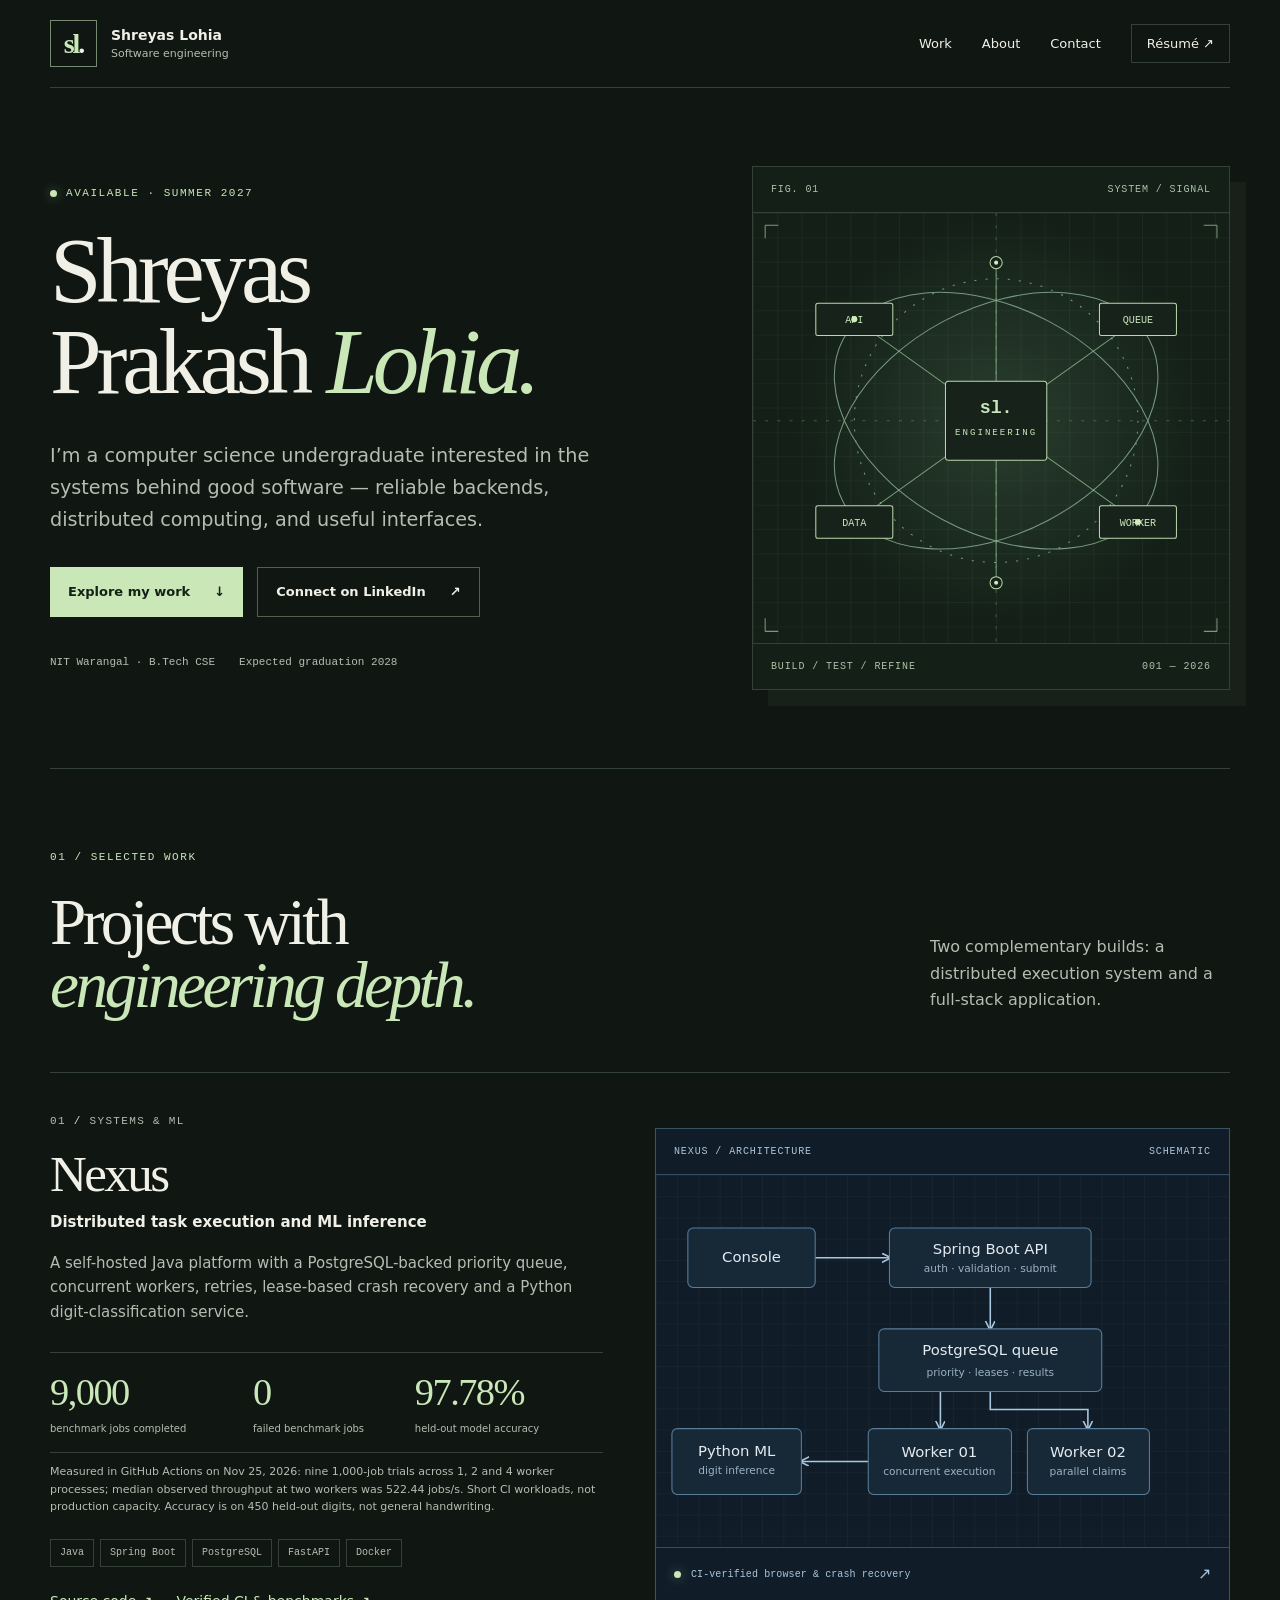
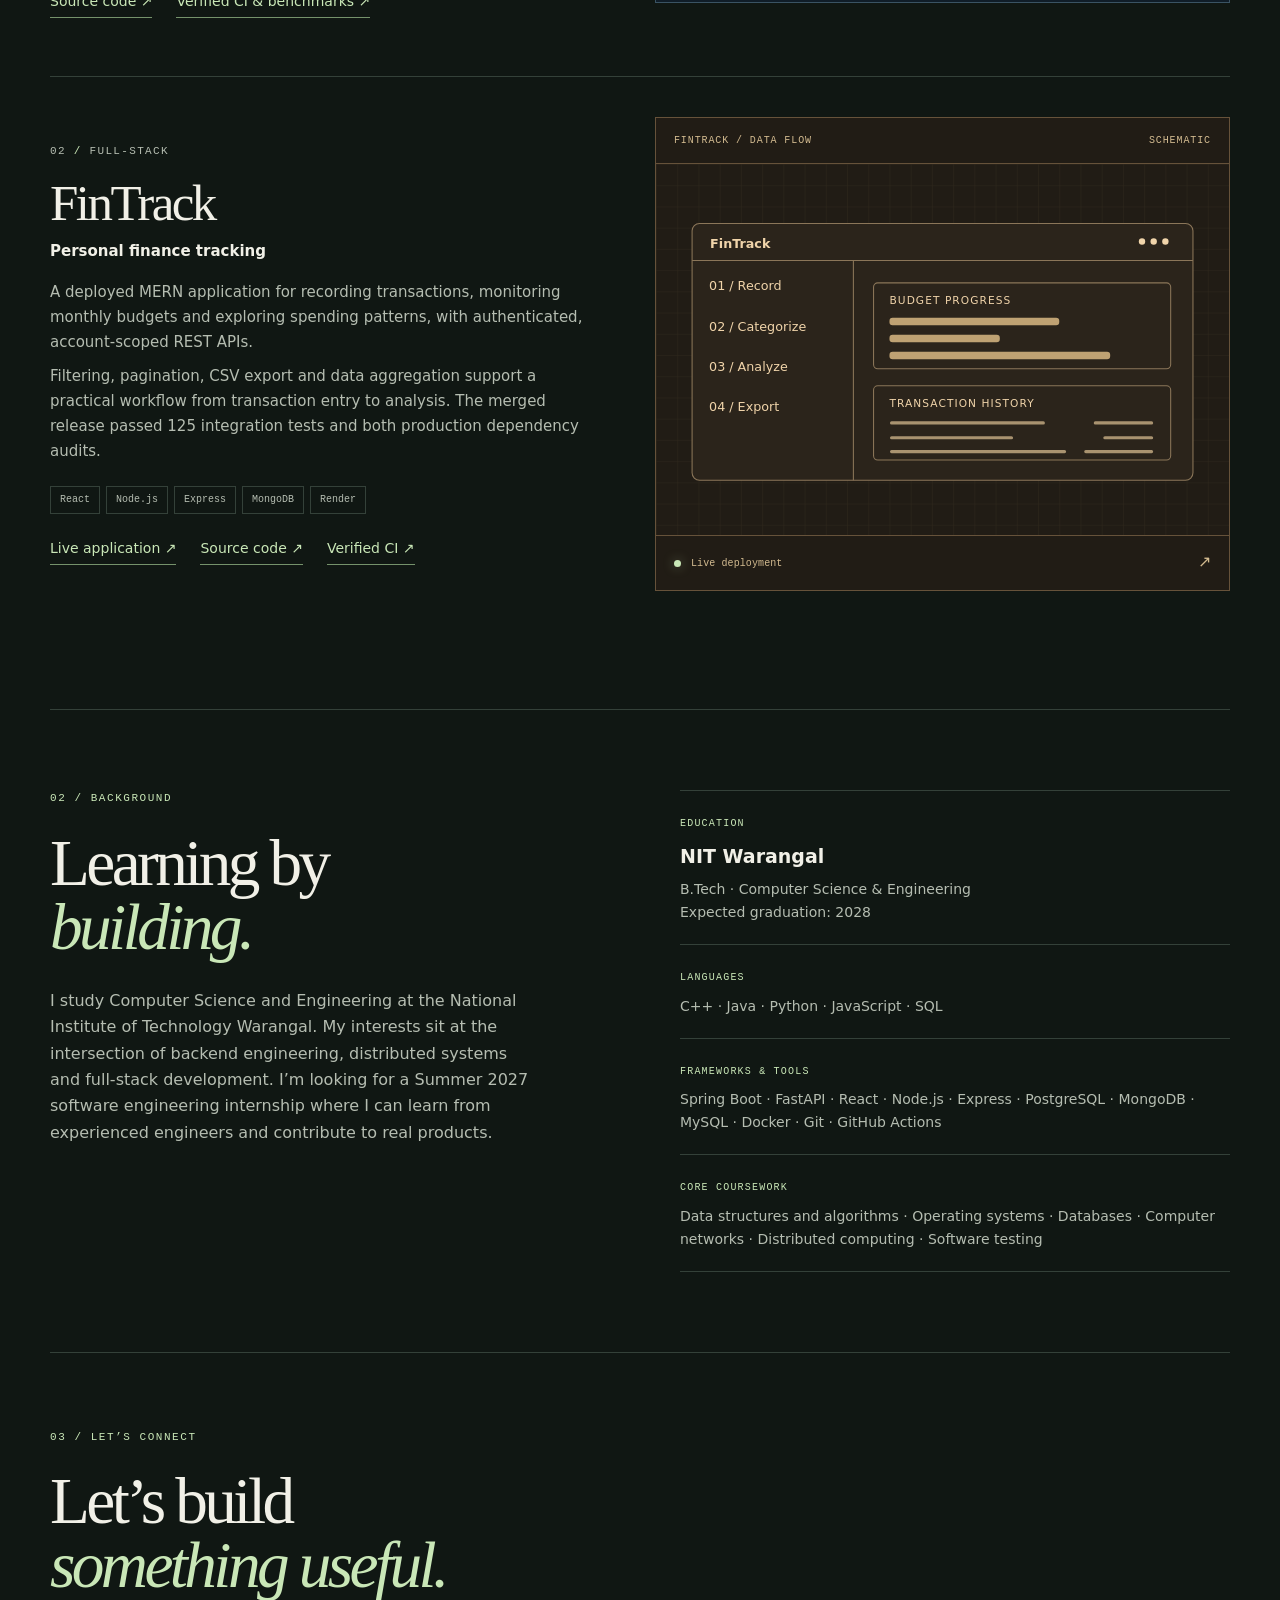
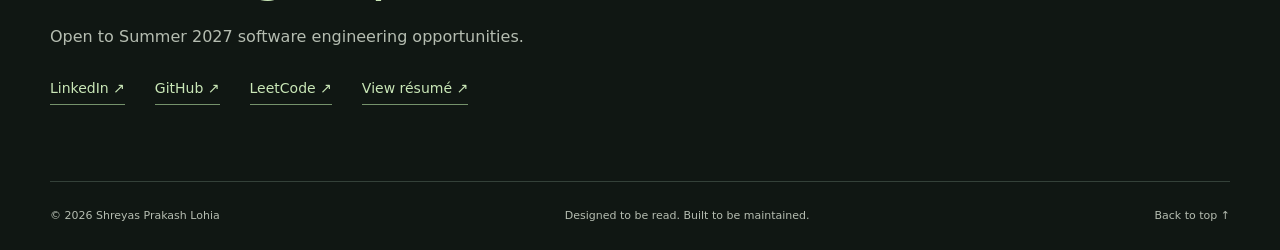
<file: public/index.html>
<!doctype html>
<html lang="en">
<head>
  <meta charset="utf-8">
  <meta name="viewport" content="width=device-width, initial-scale=1">
  <meta name="description" content="Shreyas Prakash Lohia — computer science undergraduate at NIT Warangal. Selected software engineering projects, systems and full-stack development.">
  <meta name="theme-color" content="#101713">
  <title>Shreyas Prakash Lohia — Software Engineering</title>
  <link rel="icon" href="mark.svg" type="image/svg+xml">
  <link rel="stylesheet" href="styles.css">
  <script defer src="site.js"></script>
</head>
<body>
  <a class="skip" href="#main">Skip to content</a>
  <header class="site-header">
    <a class="wordmark" href="#top" aria-label="Shreyas Lohia home"><span class="monogram">sl<span>.</span></span><span class="wordmark-text">Shreyas Lohia<small>Software engineering</small></span></a>
    <nav aria-label="Primary navigation">
      <a href="#work">Work</a><a href="#about">About</a><a href="#contact">Contact</a><a class="resume-link" href="resume.html">Résumé <span aria-hidden="true">↗</span></a>
    </nav>
  </header>
  <main id="main">
    <section class="hero shell" id="top" aria-labelledby="intro">
      <div class="hero-copy">
        <div class="kicker"><span class="availability-dot"></span> AVAILABLE · SUMMER 2027</div>
        <h1 id="intro">Shreyas<br>Prakash <em>Lohia.</em></h1>
        <p class="hero-sub">I’m a computer science undergraduate interested in the systems behind good software — reliable backends, distributed computing, and useful interfaces.</p>
        <div class="hero-actions"><a class="button primary" href="#work">Explore my work <span aria-hidden="true">↓</span></a><a class="button quiet" href="https://www.linkedin.com/in/shreyas-prakash-lohia/" target="_blank" rel="noopener noreferrer">Connect on LinkedIn <span aria-hidden="true">↗</span></a></div>
        <div class="hero-meta"><span>NIT Warangal · B.Tech CSE</span><span>Expected graduation 2028</span></div>
      </div>
      <div class="hero-art" aria-hidden="true">
        <div class="art-head"><span>FIG. 01</span><span>SYSTEM / SIGNAL</span></div>
        <svg viewBox="0 0 470 425" xmlns="http://www.w3.org/2000/svg">
          <defs><pattern id="grid" width="24" height="24" patternUnits="userSpaceOnUse"><path d="M24 0H0V24" stroke="#bccab4" stroke-opacity=".10" fill="none"/></pattern><radialGradient id="glow"><stop stop-color="#91cc96" stop-opacity=".18"/><stop offset="1" stop-color="#91cc96" stop-opacity="0"/></radialGradient></defs>
          <rect x="0" y="0" width="470" height="425" fill="url(#grid)"/><circle cx="245" cy="205" r="204" fill="url(#glow)"/>
          <g stroke="#779980" stroke-width="1" fill="none"><ellipse cx="240" cy="205" rx="171" ry="111" transform="rotate(-28 240 205)"/><ellipse cx="240" cy="205" rx="171" ry="111" transform="rotate(28 240 205)"/><circle cx="240" cy="205" r="140" stroke-dasharray="2 9"/><path d="M0 205H470M240 0V425" stroke-dasharray="3 9" opacity=".45"/><path d="M100 105L240 205 380 105M100 305L240 205 380 305M240 205L240 49M240 205V365" stroke="#a7d8a5" stroke-opacity=".64"/></g>
          <g fill="#16221a" stroke="#bad8ad"><rect x="190" y="166" width="100" height="78" rx="3"/><rect x="62" y="89" width="76" height="32" rx="2"/><rect x="342" y="89" width="76" height="32" rx="2"/><rect x="62" y="289" width="76" height="32" rx="2"/><rect x="342" y="289" width="76" height="32" rx="2"/><circle cx="240" cy="49" r="6"/><circle cx="240" cy="365" r="6"/></g>
          <g fill="#c9e7bb" text-anchor="middle" font-family="monospace" font-size="10"><text x="100" y="109">API</text><text x="380" y="109">QUEUE</text><text x="100" y="309">DATA</text><text x="380" y="309">WORKER</text><text x="240" y="197" font-size="18" font-weight="bold">sl.</text><text x="240" y="219" font-size="9" letter-spacing="2">ENGINEERING</text></g>
          <g fill="#d0edba"><circle class="signal" cx="100" cy="105" r="3"/><circle class="signal signal-delay" cx="380" cy="305" r="3"/><circle cx="240" cy="49" r="2"/><circle cx="240" cy="365" r="2"/></g>
          <g stroke="#c9e7bb" opacity=".6"><path d="M12 12h13M12 12v13M458 12h-13M458 12v13M12 413h13M12 413v-13M458 413h-13M458 413v-13"/></g>
        </svg>
        <div class="art-foot"><span>BUILD / TEST / REFINE</span><span>001 — 2026</span></div>
      </div>
    </section>

    <section id="work" class="shell work" aria-labelledby="work-title">
      <div class="section-heading"><div><p class="kicker">01 / SELECTED WORK</p><h2 id="work-title">Projects with<br><em>engineering depth.</em></h2></div><p>Two complementary builds: a distributed execution system and a full-stack application.</p></div>
      <article class="project reveal">
        <div class="project-copy">
          <div class="project-index">01 <span> / </span> SYSTEMS &amp; ML</div>
          <h3>Nexus</h3>
          <p class="project-lead">Distributed task execution and ML inference</p>
          <p>A self-hosted Java platform with a PostgreSQL-backed priority queue, concurrent workers, retries, lease-based crash recovery and a Python digit-classification service.</p>
          <div class="metrics"><div><strong>9,000</strong><span>benchmark jobs completed</span></div><div><strong>0</strong><span>failed benchmark jobs</span></div><div><strong>97.78%</strong><span>held-out model accuracy</span></div></div>
          <p class="evidence">Measured in GitHub Actions on Nov 25, 2026: nine 1,000-job trials across 1, 2 and 4 worker processes; median observed throughput at two workers was 522.44 jobs/s. Short CI workloads, not production capacity. Accuracy is on 450 held-out digits, not general handwriting.</p>
          <ul class="stack"><li>Java</li><li>Spring Boot</li><li>PostgreSQL</li><li>FastAPI</li><li>Docker</li></ul>
          <div class="project-links"><a href="https://github.com/ShreyasLohiaFR/Nexus-Distributed-Task-Execution-ML-Inference-Platform" target="_blank" rel="noopener noreferrer">Source code ↗</a><a href="https://github.com/ShreyasLohiaFR/Nexus-Distributed-Task-Execution-ML-Inference-Platform/actions/runs/45570285078" target="_blank" rel="noopener noreferrer">Verified CI &amp; benchmarks ↗</a></div>
        </div>
        <div class="project-visual nexus-visual" role="img" aria-label="Nexus architectural diagram. Browser and API submit to PostgreSQL queue; concurrent workers claim jobs; a Python service handles digit inference.">
          <div class="visual-top"><span>NEXUS / ARCHITECTURE</span><span>SCHEMATIC</span></div>
          <svg viewBox="0 0 540 350" xmlns="http://www.w3.org/2000/svg" aria-hidden="true">
            <defs><marker id="arrow" markerWidth="7" markerHeight="7" refX="5" refY="3" orient="auto"><path d="M0 0L6 3 0 6" fill="none" stroke="#a9c7df"/></marker><pattern id="nxgrid" width="20" height="20" patternUnits="userSpaceOnUse"><path d="M20 0H0V20" stroke="#a9c7df" opacity=".08" fill="none"/></pattern></defs>
            <rect width="540" height="350" fill="url(#nxgrid)"/>
            <g stroke="#a9c7df" stroke-width="1.5" fill="none" marker-end="url(#arrow)"><path d="M150 78H220"/><path d="M315 106V145"/><path d="M268 204V239"/><path d="M315 204V221H407V239"/><path d="M200 270H137"/></g>
            <g fill="#172837" stroke="#597c99"><rect x="30" y="50" width="120" height="56" rx="5"/><rect x="220" y="50" width="190" height="56" rx="5"/><rect x="210" y="145" width="210" height="59" rx="5"/><rect x="200" y="239" width="135" height="62" rx="5"/><rect x="350" y="239" width="115" height="62" rx="5"/><rect x="15" y="239" width="122" height="62" rx="5"/></g>
            <g fill="#e3eaf0" text-anchor="middle" font-family="system-ui,sans-serif" font-size="14"><text x="90" y="82">Console</text><text x="315" y="74">Spring Boot API</text><text x="315" y="91" fill="#9bb3c4" font-size="10">auth · validation · submit</text><text x="315" y="170">PostgreSQL queue</text><text x="315" y="189" font-size="10" fill="#9bb3c4">priority · leases · results</text><text x="267" y="266">Worker 01</text><text x="267" y="283" fill="#9bb3c4" font-size="10">concurrent execution</text><text x="407" y="266">Worker 02</text><text x="407" y="283" fill="#9bb3c4" font-size="10">parallel claims</text><text x="76" y="265">Python ML</text><text x="76" y="282" font-size="10" fill="#9bb3c4">digit inference</text></g>
          </svg>
          <div class="visual-bottom"><span class="tiny-dot"></span> CI-verified browser &amp; crash recovery <a href="https://github.com/ShreyasLohiaFR/Nexus-Distributed-Task-Execution-ML-Inference-Platform/actions/runs/45570285078" aria-label="Open Nexus verification" target="_blank" rel="noopener noreferrer">↗</a></div>
        </div>
      </article>
      <article class="project reveal">
        <div class="project-copy">
          <div class="project-index">02 <span> / </span> FULL-STACK</div>
          <h3>FinTrack</h3>
          <p class="project-lead">Personal finance tracking</p>
          <p>A deployed MERN application for recording transactions, monitoring monthly budgets and exploring spending patterns, with authenticated, account-scoped REST APIs.</p>
          <p>Filtering, pagination, CSV export and data aggregation support a practical workflow from transaction entry to analysis. The merged release passed 125 integration tests and both production dependency audits.</p>
          <ul class="stack"><li>React</li><li>Node.js</li><li>Express</li><li>MongoDB</li><li>Render</li></ul>
          <div class="project-links"><a href="https://fintrack-tn0w.onrender.com/" target="_blank" rel="noopener noreferrer">Live application ↗</a><a href="https://github.com/ShreyasLohiaFR/Fintrack" target="_blank" rel="noopener noreferrer">Source code ↗</a><a href="https://github.com/ShreyasLohiaFR/Fintrack/actions/runs/45575247634" target="_blank" rel="noopener noreferrer">Verified CI ↗</a></div>
        </div>
        <div class="project-visual finance-visual" role="img" aria-label="FinTrack workflow schematic, not real financial data: record transactions, aggregate data, analyze budgets.">
          <div class="visual-top"><span>FINTRACK / DATA FLOW</span><span>SCHEMATIC</span></div>
          <svg viewBox="0 0 540 350" xmlns="http://www.w3.org/2000/svg" aria-hidden="true">
            <defs><pattern id="ftgrid" width="20" height="20" patternUnits="userSpaceOnUse"><path d="M20 0H0V20" stroke="#e3bd86" opacity=".07" fill="none"/></pattern></defs><rect width="540" height="350" fill="url(#ftgrid)"/>
            <g fill="#2b241b" stroke="#8b7659"><rect x="34" y="56" width="472" height="242" rx="7"/><path d="M34 91H506M186 91V298"/><rect x="205" y="112" width="280" height="81" rx="4"/><rect x="205" y="209" width="280" height="70" rx="4"/></g>
            <g fill="#f0d4aa" font-family="system-ui,sans-serif"><text x="51" y="79" font-size="12" font-weight="700">FinTrack</text><text x="50" y="119" font-size="12">01 / Record</text><text x="50" y="157" font-size="12">02 / Categorize</text><text x="50" y="195" font-size="12">03 / Analyze</text><text x="50" y="233" font-size="12">04 / Export</text><text x="220" y="132" font-size="10" letter-spacing="1">BUDGET PROGRESS</text><text x="220" y="229" font-size="10" letter-spacing="1">TRANSACTION HISTORY</text></g>
            <g fill="#bfa273"><rect x="220" y="145" width="160" height="7" rx="3"/><rect x="220" y="161" width="104" height="7" rx="3"/><rect x="220" y="177" width="208" height="7" rx="3"/></g>
            <g stroke="#a99370" stroke-width="3" stroke-linecap="round"><path d="M222 244H365M414 244H467M222 258H335M423 258H467M222 271H385M405 271H467"/></g>
            <g fill="#f0d4aa"><circle cx="480" cy="73" r="3"/><circle cx="469" cy="73" r="3"/><circle cx="458" cy="73" r="3"/></g>
          </svg>
          <div class="visual-bottom"><span class="tiny-dot"></span> Live deployment <a href="https://fintrack-tn0w.onrender.com/" aria-label="Open live FinTrack application" target="_blank" rel="noopener noreferrer">↗</a></div>
        </div>
      </article>
    </section>

    <section id="about" class="shell about reveal" aria-labelledby="about-title">
      <div><p class="kicker">02 / BACKGROUND</p><h2 id="about-title">Learning by<br><em>building.</em></h2><p class="about-text">I study Computer Science and Engineering at the National Institute of Technology Warangal. My interests sit at the intersection of backend engineering, distributed systems and full-stack development. I’m looking for a Summer 2027 software engineering internship where I can learn from experienced engineers and contribute to real products.</p></div>
      <div class="about-details">
        <div class="detail"><span>EDUCATION</span><h3>NIT Warangal</h3><p>B.Tech · Computer Science &amp; Engineering<br>Expected graduation: 2028</p></div>
        <div class="detail"><span>LANGUAGES</span><p>C++ · Java · Python · JavaScript · SQL</p></div>
        <div class="detail"><span>FRAMEWORKS &amp; TOOLS</span><p>Spring Boot · FastAPI · React · Node.js · Express · PostgreSQL · MongoDB · MySQL · Docker · Git · GitHub Actions</p></div>
        <div class="detail"><span>CORE COURSEWORK</span><p>Data structures and algorithms · Operating systems · Databases · Computer networks · Distributed computing · Software testing</p></div>
      </div>
    </section>
    <section id="contact" class="shell contact reveal"><p class="kicker">03 / LET’S CONNECT</p><h2>Let’s build<br><em>something useful.</em></h2><p>Open to Summer 2027 software engineering opportunities.</p><div class="contact-links"><a href="https://www.linkedin.com/in/shreyas-prakash-lohia/" target="_blank" rel="noopener noreferrer">LinkedIn ↗</a><a href="https://github.com/ShreyasLohiaFR" target="_blank" rel="noopener noreferrer">GitHub ↗</a><a href="https://leetcode.com/u/Shreyas_Lohia/" target="_blank" rel="noopener noreferrer">LeetCode ↗</a><a href="resume.html">View résumé ↗</a></div></section>
  </main>
  <footer class="shell footer"><span>© <span id="year">2026</span> Shreyas Prakash Lohia</span><span>Designed to be read. Built to be maintained.</span><a href="#top">Back to top ↑</a></footer>
</body>
</html>
</file>
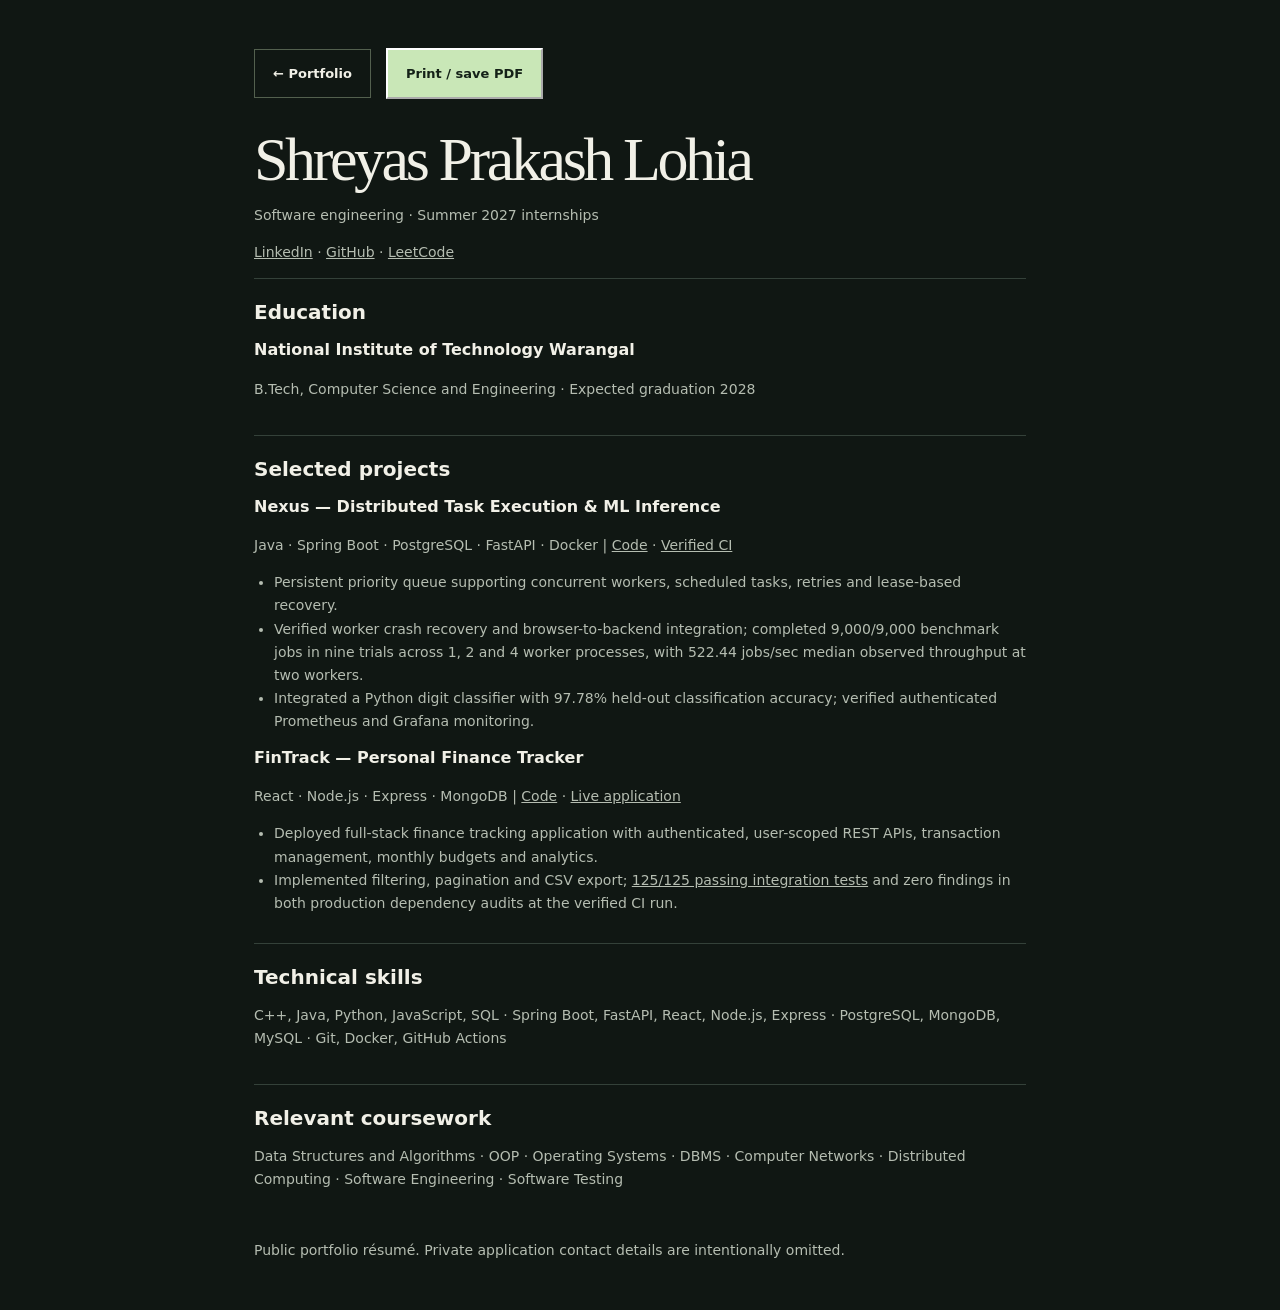
<file: public/resume.html>
<!doctype html>
<html lang="en"><head><meta charset="utf-8"><meta name="viewport" content="width=device-width,initial-scale=1"><title>Résumé — Shreyas Prakash Lohia</title><meta name="description" content="Public résumé of Shreyas Prakash Lohia, NIT Warangal computer science undergraduate."><link rel="icon" href="mark.svg" type="image/svg+xml"><link rel="stylesheet" href="styles.css"><script defer src="site.js"></script></head>
<body><main class="resume-page"><div class="resume-toolbar"><a class="button quiet" href="index.html">← Portfolio</a><button id="print" class="button primary" type="button" hidden>Print / save PDF</button></div>
<header><h1>Shreyas Prakash Lohia</h1><p>Software engineering · Summer 2027 internships</p><p><a href="https://www.linkedin.com/in/shreyas-prakash-lohia/" target="_blank" rel="noopener noreferrer">LinkedIn</a> · <a href="https://github.com/ShreyasLohiaFR" target="_blank" rel="noopener noreferrer">GitHub</a> · <a href="https://leetcode.com/u/Shreyas_Lohia/" target="_blank" rel="noopener noreferrer">LeetCode</a></p></header>
<section><h2>Education</h2><h3>National Institute of Technology Warangal</h3><p>B.Tech, Computer Science and Engineering · Expected graduation 2028</p></section>
<section><h2>Selected projects</h2><h3>Nexus — Distributed Task Execution &amp; ML Inference</h3><p>Java · Spring Boot · PostgreSQL · FastAPI · Docker | <a href="https://github.com/ShreyasLohiaFR/Nexus-Distributed-Task-Execution-ML-Inference-Platform" target="_blank" rel="noopener noreferrer">Code</a> · <a href="https://github.com/ShreyasLohiaFR/Nexus-Distributed-Task-Execution-ML-Inference-Platform/actions/runs/45570285078" target="_blank" rel="noopener noreferrer">Verified CI</a></p><ul><li>Persistent priority queue supporting concurrent workers, scheduled tasks, retries and lease-based recovery.</li><li>Verified worker crash recovery and browser-to-backend integration; completed 9,000/9,000 benchmark jobs in nine trials across 1, 2 and 4 worker processes, with 522.44 jobs/sec median observed throughput at two workers.</li><li>Integrated a Python digit classifier with 97.78% held-out classification accuracy; verified authenticated Prometheus and Grafana monitoring.</li></ul><h3>FinTrack — Personal Finance Tracker</h3><p>React · Node.js · Express · MongoDB | <a href="https://github.com/ShreyasLohiaFR/Fintrack" target="_blank" rel="noopener noreferrer">Code</a> · <a href="https://fintrack-tn0w.onrender.com/" target="_blank" rel="noopener noreferrer">Live application</a></p><ul><li>Deployed full-stack finance tracking application with authenticated, user-scoped REST APIs, transaction management, monthly budgets and analytics.</li><li>Implemented filtering, pagination and CSV export; <a href="https://github.com/ShreyasLohiaFR/Fintrack/actions/runs/45575247634" target="_blank" rel="noopener noreferrer">125/125 passing integration tests</a> and zero findings in both production dependency audits at the verified CI run.</li></ul></section>
<section><h2>Technical skills</h2><p>C++, Java, Python, JavaScript, SQL · Spring Boot, FastAPI, React, Node.js, Express · PostgreSQL, MongoDB, MySQL · Git, Docker, GitHub Actions</p></section>
<section><h2>Relevant coursework</h2><p>Data Structures and Algorithms · OOP · Operating Systems · DBMS · Computer Networks · Distributed Computing · Software Engineering · Software Testing</p></section>
<p>Public portfolio résumé. Private application contact details are intentionally omitted.</p></main></body></html>
</file>
<file: public/styles.css>
:root {
  color-scheme: dark;
  --background: #101713;
  --surface: #172019;
  --ink: #f1f0e7;
  --muted: #b5bdb1;
  --accent: #c9e7b7;
  --line: #344139;
  --mono: "SFMono-Regular", Consolas, "Liberation Mono", monospace;
  --serif: Georgia, "Times New Roman", serif;
  --sans: system-ui, -apple-system, BlinkMacSystemFont, "Segoe UI", sans-serif;
}
* { box-sizing: border-box; }
html { scroll-behavior: smooth; scroll-padding-top: 95px; }
body { margin: 0; background: var(--background); color: var(--ink); font: 16px/1.65 var(--sans); }
a { color: inherit; text-decoration: none; }
a:focus-visible, button:focus-visible { outline: 2px solid var(--accent); outline-offset: 5px; }
a:hover { color: var(--accent); }
.skip { position: absolute; top: -70px; left: 16px; z-index: 5; background: var(--accent); color: #142117; padding: 10px; }
.skip:focus { top: 10px; }
.shell { width: min(1180px, calc(100% - 96px)); margin-inline: auto; }
.site-header { width: min(1180px, calc(100% - 96px)); margin: auto; min-height: 88px; display: flex; justify-content: space-between; align-items: center; border-bottom: 1px solid var(--line); gap: 24px; }
.wordmark { display: flex; align-items: center; gap: 14px; }
.monogram { display: grid; place-content: center; width: 47px; height: 47px; border: 1px solid #768b70; font: bold 28px/1 var(--serif); letter-spacing: -2px; color: var(--accent); display: flex; align-items: center; justify-content: center; }
.monogram span { color: #f1f0e7; }
.wordmark-text { font-size: 14px; font-weight: 650; line-height: 1.5; }
.wordmark-text small { display: block; font-size: 11px; font-weight: 400; color: var(--muted); }
nav { display: flex; align-items: center; gap: 30px; font-size: 13px; }
nav a { transition: color .2s; white-space: nowrap; }
.resume-link { border: 1px solid var(--line); padding: 8px 15px; }
.hero { min-height: 680px; display: grid; grid-template-columns: 1.15fr .85fr; align-items: center; gap: 55px; padding-block: 75px; }
.kicker { display: flex; align-items: center; gap: 9px; color: var(--accent); font: 11px/1.5 var(--mono); letter-spacing: .14em; margin: 0 0 25px; }
.availability-dot, .tiny-dot { display: inline-block; flex-shrink: 0; width: 7px; height: 7px; background: var(--accent); border-radius: 50%; box-shadow: 0 0 12px #bddba16b; }
h1, h2 { font-family: var(--serif); font-weight: 400; letter-spacing: -.055em; line-height: .98; margin: 0; }
h1 { font-size: clamp(66px, 7.25vw, 112px); }
h2 { font-size: clamp(48px, 5.1vw, 76px); }
h1 em, h2 em { color: var(--accent); font-weight: 400; }
.hero-sub { max-width: 540px; font-size: clamp(17px, 1.5vw, 21px); line-height: 1.65; color: var(--muted); margin: 32px 0; }
.hero-actions { display: flex; flex-wrap: wrap; gap: 14px; }
.button { display: inline-flex; align-items: center; justify-content: space-between; gap: 24px; padding: 13px 18px; min-height: 49px; font-size: 13px; font-weight: 600; transition: background .22s, color .22s, transform .22s; }
.button:hover { transform: translateY(-2px); }
.button.primary { background: var(--accent); color: #142117; }
.button.primary:hover { background: #e0f3d3; }
.button.quiet { border: 1px solid #53604e; }
.button.quiet:hover { background: #233026; }
.hero-meta { display: flex; flex-wrap: wrap; gap: 10px 24px; font: 11px/1.6 var(--mono); color: var(--muted); margin-top: 37px; }
.hero-art { border: 1px solid var(--line); background: #131f17; box-shadow: 16px 16px 0 #172119; }
.art-head, .art-foot, .visual-top, .visual-bottom { display: flex; justify-content: space-between; align-items: center; gap: 10px; font: 10px/1.5 var(--mono); letter-spacing: .09em; padding: 15px 18px; color: #acc1a8; }
.art-head { border-bottom: 1px solid var(--line); }
.art-foot { border-top: 1px solid var(--line); }
.hero-art svg, .project-visual svg { display: block; width: 100%; height: auto; }
.signal { animation: pulse 3s ease-in-out infinite; }
.signal-delay { animation-delay: 1.2s; }
@keyframes pulse { 50% { opacity: .3; } }
.work { padding: 80px 0 70px; border-top: 1px solid var(--line); }
.section-heading { display: grid; grid-template-columns: 1fr 300px; align-items: end; gap: 30px; margin-bottom: 54px; }
.section-heading > p { color: var(--muted); margin: 0 0 5px; }
.project { display: grid; grid-template-columns: 1fr 1.04fr; gap: 52px; align-items: center; padding: 40px 0 48px; border-top: 1px solid var(--line); }
.project + .project { margin-top: 10px; }
.project-index { color: var(--muted); font: 11px/1.5 var(--mono); letter-spacing: .12em; margin-bottom: 19px; }
.project-index span { color: var(--accent); }
.project h3 { font: 400 51px/1 var(--serif); letter-spacing: -.05em; margin: 0 0 10px; }
.project-lead { font-weight: 650; color: var(--ink) !important; margin: 0 0 16px !important; }
.project p { color: var(--muted); margin: 10px 0; font-size: 15px; }
.metrics { display: grid; grid-template-columns: 1fr .78fr 1fr; border-block: 1px solid var(--line); margin: 27px 0 10px; padding: 16px 0; gap: 15px; }
.metrics strong { display: block; font: 400 clamp(25px, 3vw, 39px)/1.2 var(--serif); color: var(--accent); letter-spacing: -.04em; }
.metrics span { display: block; font-size: 10px; line-height: 1.5; color: var(--muted); margin-top: 6px; }
.evidence { font-size: 11px !important; line-height: 1.6; }
.stack { display: flex; flex-wrap: wrap; list-style: none; padding: 0; gap: 6px; margin: 23px 0; }
.stack li { border: 1px solid var(--line); color: var(--muted); font: 10px/1.2 var(--mono); padding: 7px 9px; }
.project-links { display: flex; flex-wrap: wrap; gap: 12px 24px; }
.project-links a, .contact-links a { color: var(--accent); font-size: 14px; border-bottom: 1px solid #75926b; padding-bottom: 4px; transition: border-color .2s; }
.project-links a:hover, .contact-links a:hover { border-color: var(--ink); color: var(--ink); }
.project-visual { border: 1px solid #3a5363; overflow: hidden; transition: transform .3s, border-color .3s; }
.project-visual:hover { transform: translateY(-4px); border-color: #7397ad; }
.nexus-visual { background: #101d28; }
.nexus-visual .visual-top, .nexus-visual .visual-bottom { color: #abc6dc; border-color: #354d60; }
.finance-visual { background: #211c15; border-color: #66523a; }
.finance-visual .visual-top, .finance-visual .visual-bottom { color: #d3bb90; border-color: #66523a; }
.visual-top { border-bottom: 1px solid; }
.visual-bottom { border-top: 1px solid; justify-content: flex-start; letter-spacing: .01em; }
.visual-bottom a { margin-left: auto; font-size: 16px; }
.about { border-top: 1px solid var(--line); padding: 80px 0; display: grid; grid-template-columns: 1fr 1fr; gap: 80px; }
.about-text { max-width: 485px; margin: 28px 0 0; color: var(--muted); }
.detail { border-top: 1px solid var(--line); padding: 17px 0 20px; }
.detail:last-child { border-bottom: 1px solid var(--line); }
.detail span { font: 10px/1.5 var(--mono); color: var(--accent); letter-spacing: .12em; }
.detail h3 { font-size: 19px; font-weight: 600; margin: 6px 0 0; }
.detail p { font-size: 14px; margin: 6px 0 0; color: var(--muted); }
.contact { border-block: 1px solid var(--line); padding: 76px 0; }
.contact p:not(.kicker) { color: var(--muted); margin: 26px 0; }
.contact-links { display: flex; flex-wrap: wrap; gap: 14px 30px; }
.footer { display: flex; align-items: center; justify-content: space-between; gap: 20px; padding: 25px 0; font-size: 11px; color: var(--muted); }
.reveal.ready { opacity: 0; transform: translateY(18px); transition: opacity .65s ease, transform .65s ease; }
.reveal.ready.visible { opacity: 1; transform: translateY(0); }
.resume-page { max-width: 820px; margin: 48px auto; padding: 0 24px; }
.resume-page h1 { font-size: clamp(37px, 6vw, 62px); }
.resume-page h2 { font: 600 20px/1.3 var(--sans); letter-spacing: 0; margin-bottom: 12px; }
.resume-page h3 { font-size: 16px; margin: 12px 0 3px; }
.resume-page p, .resume-page li { color: var(--muted); font-size: 14px; }
.resume-page section { border-top: 1px solid var(--line); padding: 20px 0; }
.resume-page ul { padding-left: 20px; margin: 8px 0; }
.resume-page a:not(.button) { text-decoration: underline; }
.resume-toolbar { display: flex; gap: 15px; align-items: center; margin-bottom: 30px; }
button { font: inherit; cursor: pointer; }
@media (max-width: 950px) {
  .shell, .site-header { width: calc(100% - 48px); }
  .hero { gap: 32px; min-height: 570px; }
  h1 { font-size: clamp(56px, 8vw, 83px); }
  .project { gap: 30px; }
  .about { gap: 45px; }
}
@media (max-width: 720px) {
  .shell, .site-header { width: calc(100% - 36px); }
  .site-header { flex-wrap: wrap; padding: 16px 0; gap: 14px; }
  nav { gap: 19px; flex-wrap: wrap; width: 100%; }
  .resume-link { padding: 5px 9px; }
  .hero { grid-template-columns: 1fr; min-height: auto; gap: 40px; padding: 55px 0 60px; }
  h1 { font-size: clamp(54px, 13vw, 82px); }
  h2 { font-size: clamp(42px, 10vw, 63px); }
  .hero-art { max-width: 480px; box-shadow: 8px 8px 0 #172119; }
  .section-heading, .project, .about { grid-template-columns: 1fr; gap: 26px; }
  .work, .about, .contact { padding: 55px 0; }
  .section-heading { margin-bottom: 30px; }
  .project { padding: 30px 0; }
  .project h3 { font-size: 43px; }
  .hero-meta { margin-top: 24px; }
  .footer { flex-wrap: wrap; gap: 8px 15px; }
  .art-head, .art-foot, .visual-top, .visual-bottom { padding: 12px; font-size: 9px; }
}
@media (prefers-reduced-motion: reduce) {
  *, *::before, *::after { scroll-behavior: auto !important; animation-duration: .01ms !important; transition-duration: .01ms !important; }
  .reveal.ready { opacity: 1; transform: none; }
}
@media print {
  :root { color-scheme: light; --ink: #161616; --muted: #303030; --accent: #153e2c; --line: #bbb; }
  body { background: white; color: #161616; }
  .resume-toolbar { display: none; }
  .resume-page { margin: 0; padding: 0; max-width: none; }
  .resume-page h1 { font-size: 28pt; }
  .resume-page h2 { font-size: 13pt; }
  .resume-page p, .resume-page li { font-size: 10pt; }
  .resume-page section { padding: 8px 0; break-inside: avoid; }
  .resume-page h3 { font-size: 11pt; }
  @page { margin: 14mm; size: A4; }
}
</file>
